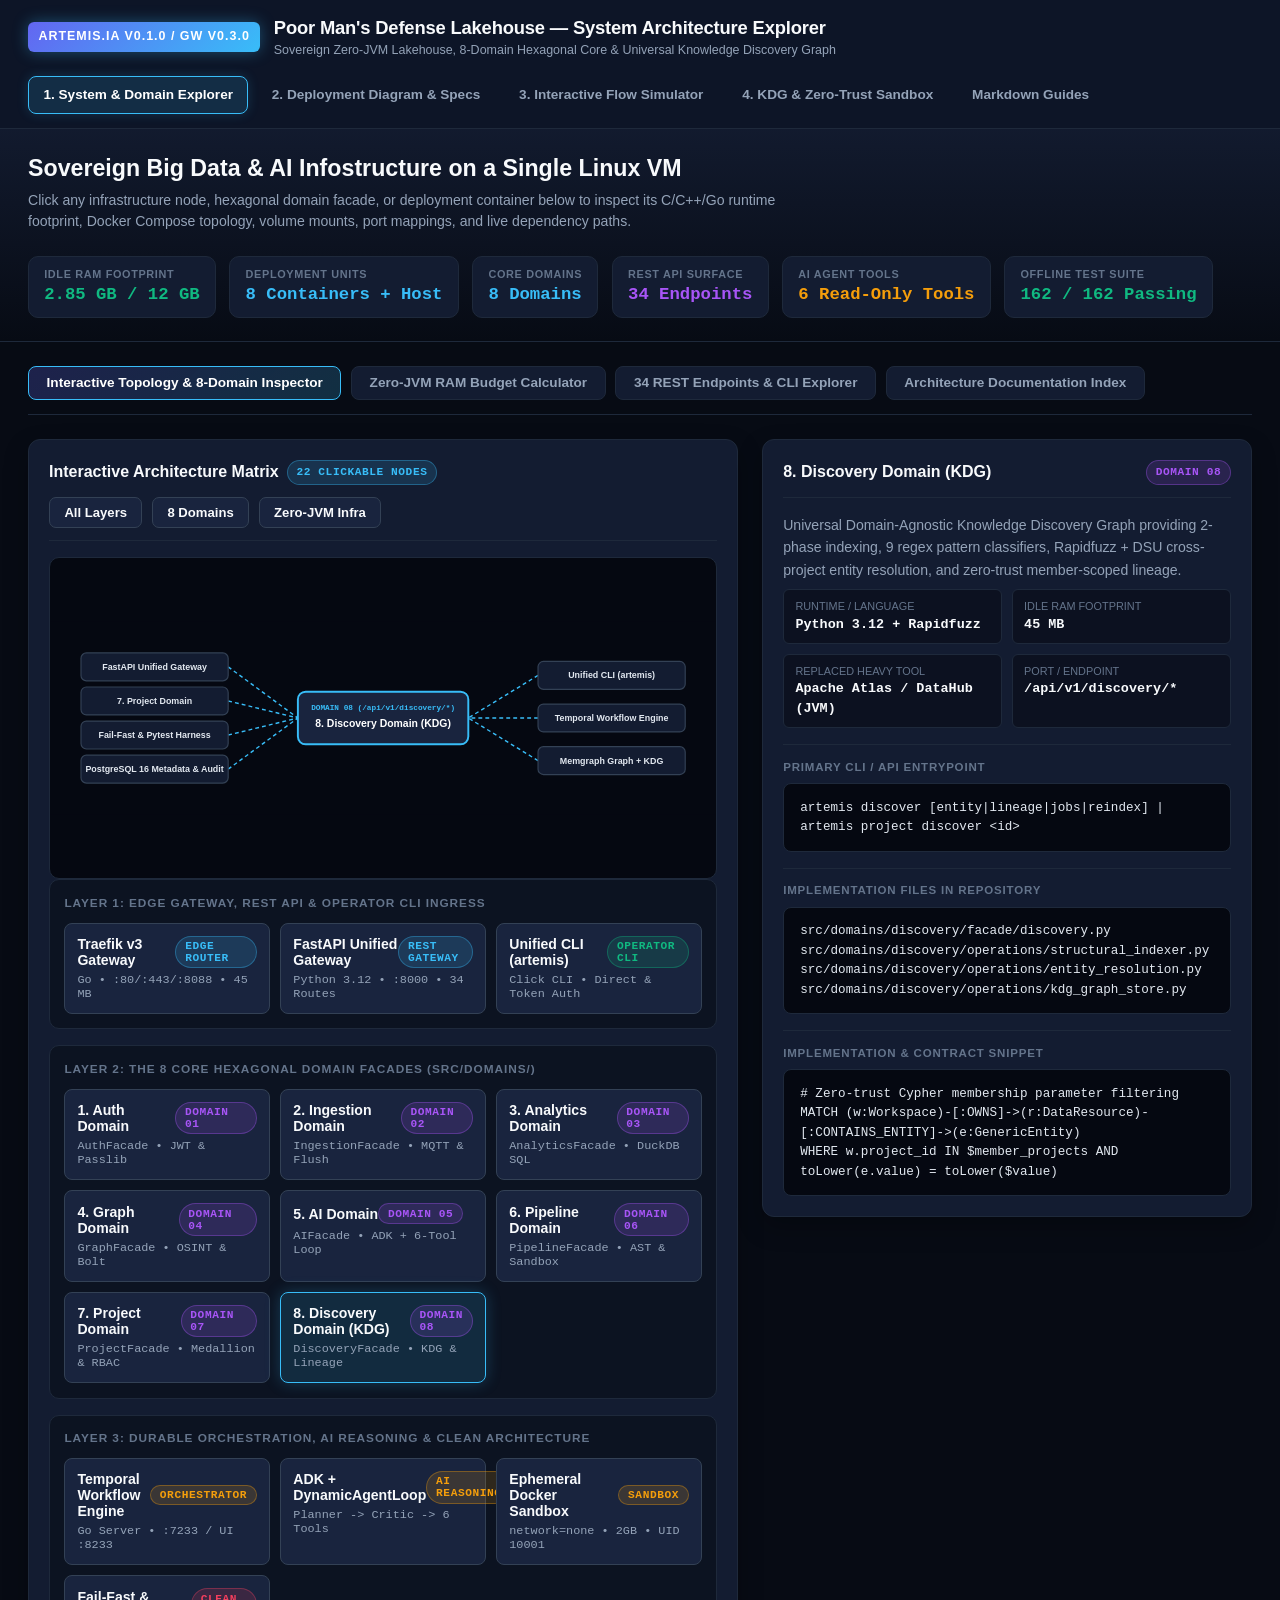
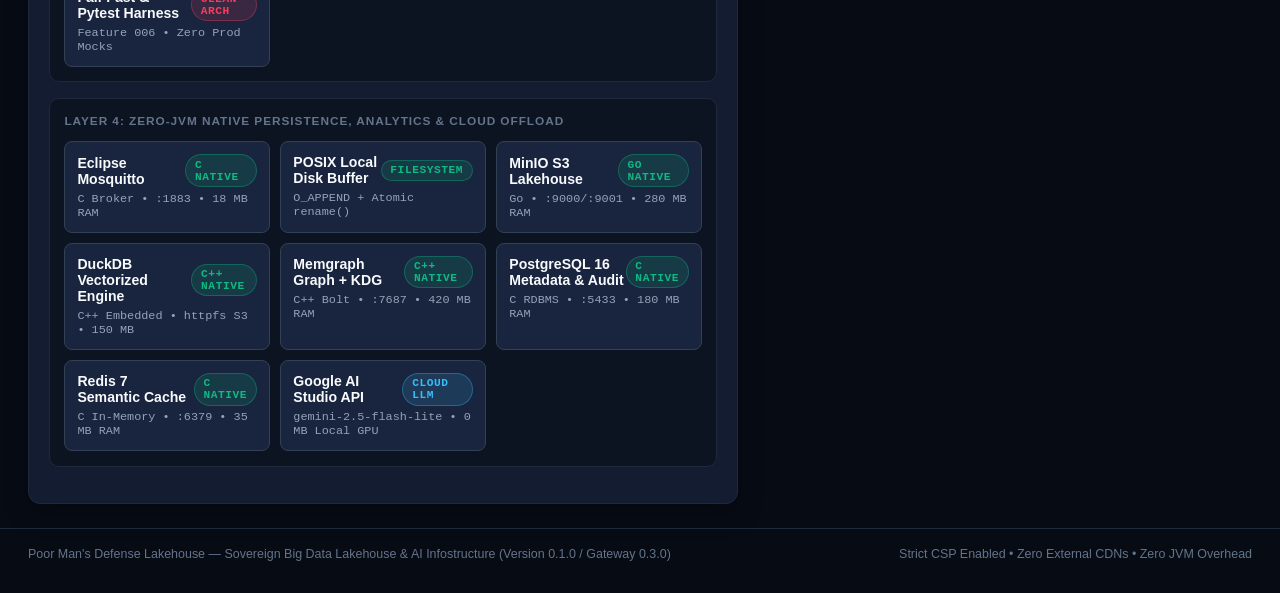
<file: docs/index.html>
<!DOCTYPE html>
<html lang="en">
<head>
  <meta charset="UTF-8">
  <meta name="viewport" content="width=device-width, initial-scale=1.0">
  <meta http-equiv="Content-Security-Policy" content="default-src 'self'; script-src 'self'; style-src 'self'; img-src 'self' data:; object-src 'none'; base-uri 'self'; form-action 'none';">
  <title>Poor Man's Defense Lakehouse — Interactive Architecture Command Center</title>
  <link rel="stylesheet" href="assets/styles.css">
</head>
<body>
  <header class="top-nav">
    <div class="brand-group">
      <span class="brand-badge">ARTEMIS.IA v0.1.0 / GW v0.3.0</span>
      <div>
        <div class="brand-title">Poor Man's Defense Lakehouse — System Architecture Explorer</div>
        <div class="brand-subtitle">Sovereign Zero-JVM Lakehouse, 8-Domain Hexagonal Core &amp; Universal Knowledge Discovery Graph</div>
      </div>
    </div>
    <nav class="nav-links" aria-label="Primary Navigation">
      <a href="index.html" class="nav-link active">1. System &amp; Domain Explorer</a>
      <a href="interactive/deployment_topology.html" class="nav-link">2. Deployment Diagram &amp; Specs</a>
      <a href="interactive/system_flows.html" class="nav-link">3. Interactive Flow Simulator</a>
      <a href="interactive/knowledge_discovery_explorer.html" class="nav-link">4. KDG &amp; Zero-Trust Sandbox</a>
      <a href="README.html" class="nav-link" id="docs-hub-link">Markdown Guides</a>
    </nav>
  </header>

  <section class="hero-strip">
    <div class="hero-text">
      <h1>Sovereign Big Data &amp; AI Infostructure on a Single Linux VM</h1>
      <p>Click any infrastructure node, hexagonal domain facade, or deployment container below to inspect its C/C++/Go runtime footprint, Docker Compose topology, volume mounts, port mappings, and live dependency paths.</p>
    </div>
    <div class="kpi-row">
      <div class="kpi-pill">
        <span class="kpi-label">Idle RAM Footprint</span>
        <span class="kpi-value emerald">2.85 GB / 12 GB</span>
      </div>
      <div class="kpi-pill">
        <span class="kpi-label">Deployment Units</span>
        <span class="kpi-value">8 Containers + Host</span>
      </div>
      <div class="kpi-pill">
        <span class="kpi-label">Core Domains</span>
        <span class="kpi-value">8 Domains</span>
      </div>
      <div class="kpi-pill">
        <span class="kpi-label">REST API Surface</span>
        <span class="kpi-value purple">34 Endpoints</span>
      </div>
      <div class="kpi-pill">
        <span class="kpi-label">AI Agent Tools</span>
        <span class="kpi-value amber">6 Read-Only Tools</span>
      </div>
      <div class="kpi-pill">
        <span class="kpi-label">Offline Test Suite</span>
        <span class="kpi-value emerald">162 / 162 Passing</span>
      </div>
    </div>
  </section>

  <main class="workspace-container">
    <div class="tab-bar" role="tablist">
      <button type="button" class="tab-btn active" data-tab="tab-topology">Interactive Topology &amp; 8-Domain Inspector</button>
      <button type="button" class="tab-btn" data-tab="tab-ram">Zero-JVM RAM Budget Calculator</button>
      <button type="button" class="tab-btn" data-tab="tab-api">34 REST Endpoints &amp; CLI Explorer</button>
      <button type="button" class="tab-btn" data-tab="tab-docs">Architecture Documentation Index</button>
    </div>

    <!-- TAB 1: Interactive Topology & Component Inspector -->
    <section id="tab-topology" class="tab-panel">
      <div class="split-grid">
        <div class="panel">
          <div class="panel-header">
            <div class="panel-title">
              <span>Interactive Architecture Matrix</span>
              <span class="badge badge-blue">22 Clickable Nodes</span>
            </div>
            <div class="player-controls">
              <button type="button" class="btn" id="filter-all">All Layers</button>
              <button type="button" class="btn" id="filter-domains">8 Domains</button>
              <button type="button" class="btn" id="filter-infra">Zero-JVM Infra</button>
            </div>
          </div>

          <div class="visual-stage" id="topology-svg-stage">
            <svg id="topology-svg" class="flow-svg" viewBox="0 0 860 250" aria-label="Interactive Dependency Graph"></svg>
          </div>

          <div id="architecture-layers-container"></div>
        </div>

        <aside class="panel" id="component-inspector">
          <div class="panel-header">
            <div class="panel-title" id="inspector-title">Select a Component</div>
            <span class="badge badge-emerald" id="inspector-badge">READY</span>
          </div>
          <div id="inspector-body"></div>
        </aside>
      </div>
    </section>

    <!-- TAB 2: Zero-JVM RAM Budget Simulator -->
    <section id="tab-ram" class="tab-panel" hidden>
      <div class="split-grid">
        <div class="panel">
          <div class="panel-header">
            <div class="panel-title">
              <span>Interactive VM Memory &amp; Workload Simulator</span>
              <span class="badge badge-emerald">Zero-JVM Advantage</span>
            </div>
            <div class="player-controls">
              <label for="vm-size-select" class="kpi-label">Target Host VM RAM:</label>
              <select id="vm-size-select" class="select-field">
                <option value="16384">16 GB RAM (Standard Edge VM)</option>
                <option value="24576">24 GB RAM (Mid-Tier VM)</option>
                <option value="32768" selected>32 GB RAM (Recommended Sovereign VM)</option>
              </select>
            </div>
          </div>

          <div class="inspector-text">
            Toggle active workloads below to compare how <strong>Poor Man's Defense Lakehouse</strong> (native C/C++/Go/Python + cloud LLM offload) stays comfortably within single-VM constraints while the equivalent <strong>Traditional JVM Stack</strong> triggers immediate Out-Of-Memory (OOM) kernel kills.
          </div>

          <div class="inspector-section">
            <div class="inspector-label">Simulate Concurrent Operational Workloads</div>
            <div class="player-controls" id="workload-toggles"></div>
          </div>

          <div class="inspector-section">
            <div class="inspector-label">Artemis.IA Native Stack Memory Utilization</div>
            <div class="ram-meter">
              <div class="ram-bar-track">
                <div id="artemis-ram-bar" class="ram-bar-fill"></div>
              </div>
            </div>
            <div id="artemis-ram-summary" class="arch-node-meta"></div>
          </div>

          <div class="inspector-section">
            <div class="inspector-label">Traditional JVM Stack Memory Utilization (Kafka + Spark + HDFS + Neo4j + OpenCTI + Local LLM)</div>
            <div class="ram-meter">
              <div class="ram-bar-track">
                <div id="jvm-ram-bar" class="ram-bar-fill"></div>
              </div>
            </div>
            <div id="jvm-ram-summary" class="arch-node-meta"></div>
          </div>
        </div>

        <div class="panel">
          <div class="panel-header">
            <div class="panel-title">Component-by-Component RAM Breakdown</div>
            <span class="badge badge-blue">C / C++ / Go vs JVM</span>
          </div>
          <div class="data-table-wrap">
            <table class="data-table" id="ram-comparison-table">
              <thead>
                <tr>
                  <th>Capability Tier</th>
                  <th>Artemis Native Tool</th>
                  <th>Artemis RAM</th>
                  <th>Replaced Heavy Tool</th>
                  <th>JVM / Local RAM</th>
                </tr>
              </thead>
              <tbody id="ram-table-body"></tbody>
            </table>
          </div>
        </div>
      </div>
    </section>

    <!-- TAB 3: 34 REST API Endpoints & CLI Reference -->
    <section id="tab-api" class="tab-panel" hidden>
      <div class="panel">
        <div class="panel-header">
          <div class="panel-title">
            <span>Unified Gateway REST API (34 Endpoints) &amp; CLI Command Catalog</span>
            <span class="badge badge-purple">FastAPI v0.3.0 + Click CLI</span>
          </div>
        </div>

        <div class="filter-bar">
          <input type="text" id="api-search-input" class="input-field" placeholder="Search by path, domain, CLI command, or contract (e.g. discovery, lineage, pipeline, ask)...">
          <select id="api-domain-filter" class="select-field">
            <option value="ALL">All 8 Domains + System (34 Routes)</option>
            <option value="System">System (1)</option>
            <option value="auth">1. auth (1)</option>
            <option value="ingestion">2. ingestion (2)</option>
            <option value="analytics">3. analytics (1)</option>
            <option value="graph">4. graph (4)</option>
            <option value="ai">5. ai (1)</option>
            <option value="pipeline">6. pipeline (8)</option>
            <option value="project">7. project (11)</option>
            <option value="discovery">8. discovery / KDG (5)</option>
          </select>
        </div>

        <div class="data-table-wrap">
          <table class="data-table">
            <thead>
              <tr>
                <th>Domain</th>
                <th>HTTP Method &amp; Path</th>
                <th>CLI Equivalent</th>
                <th>Auth / Guardrail</th>
                <th>Contract / Description</th>
              </tr>
            </thead>
            <tbody id="api-catalog-body"></tbody>
          </table>
        </div>
      </div>
    </section>

    <!-- TAB 4: Markdown Architecture Documentation Index -->
    <section id="tab-docs" class="tab-panel" hidden>
      <div class="panel">
        <div class="panel-header">
          <div class="panel-title">
            <span>Architecture &amp; Deep-Dive Documentation Suite (docs/)</span>
            <span class="badge badge-blue">Features 001 – 006</span>
          </div>
        </div>
        <div class="node-grid" id="markdown-docs-grid"></div>
      </div>
    </section>
  </main>

  <footer class="footer">
    <div>Poor Man's Defense Lakehouse — Sovereign Big Data Lakehouse &amp; AI Infostructure (Version 0.1.0 / Gateway 0.3.0)</div>
    <div>Strict CSP Enabled • Zero External CDNs • Zero JVM Overhead</div>
  </footer>

  <script src="assets/architecture_explorer.js"></script>
</body>
</html>
</file>
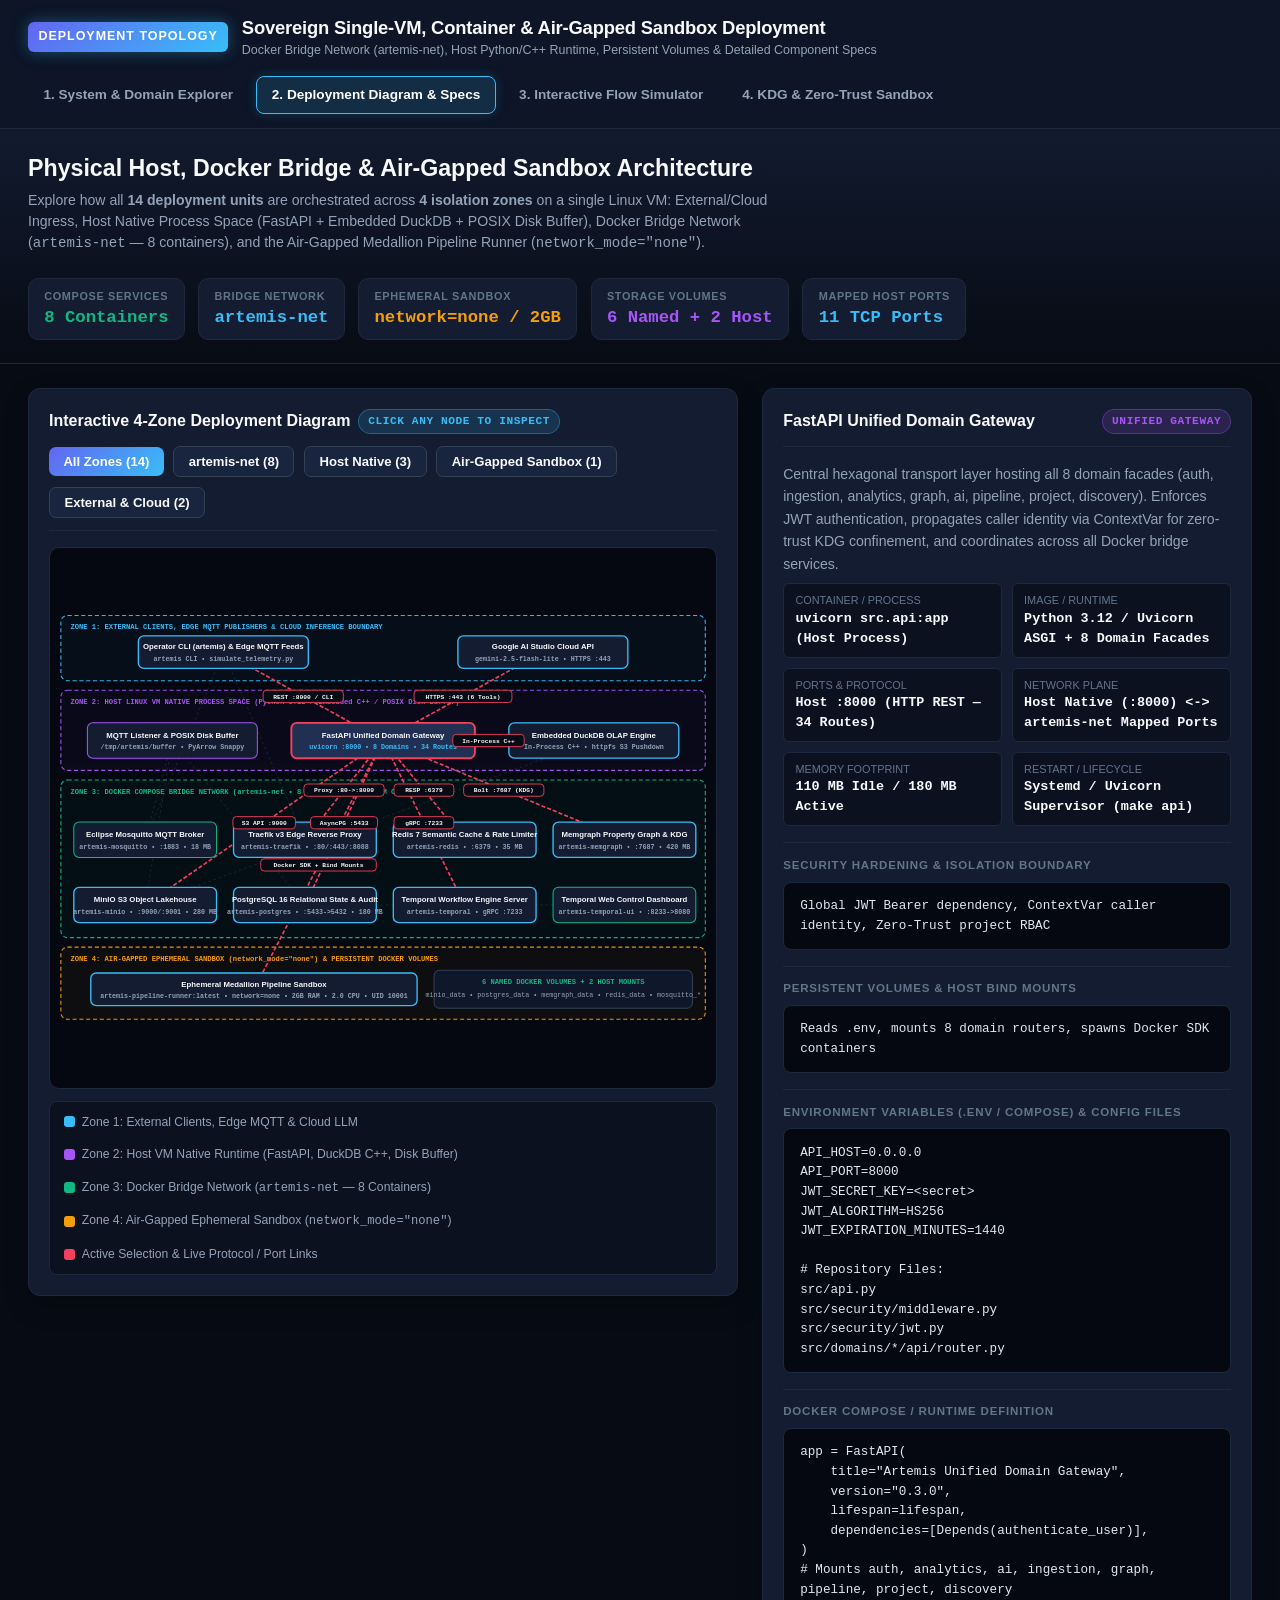
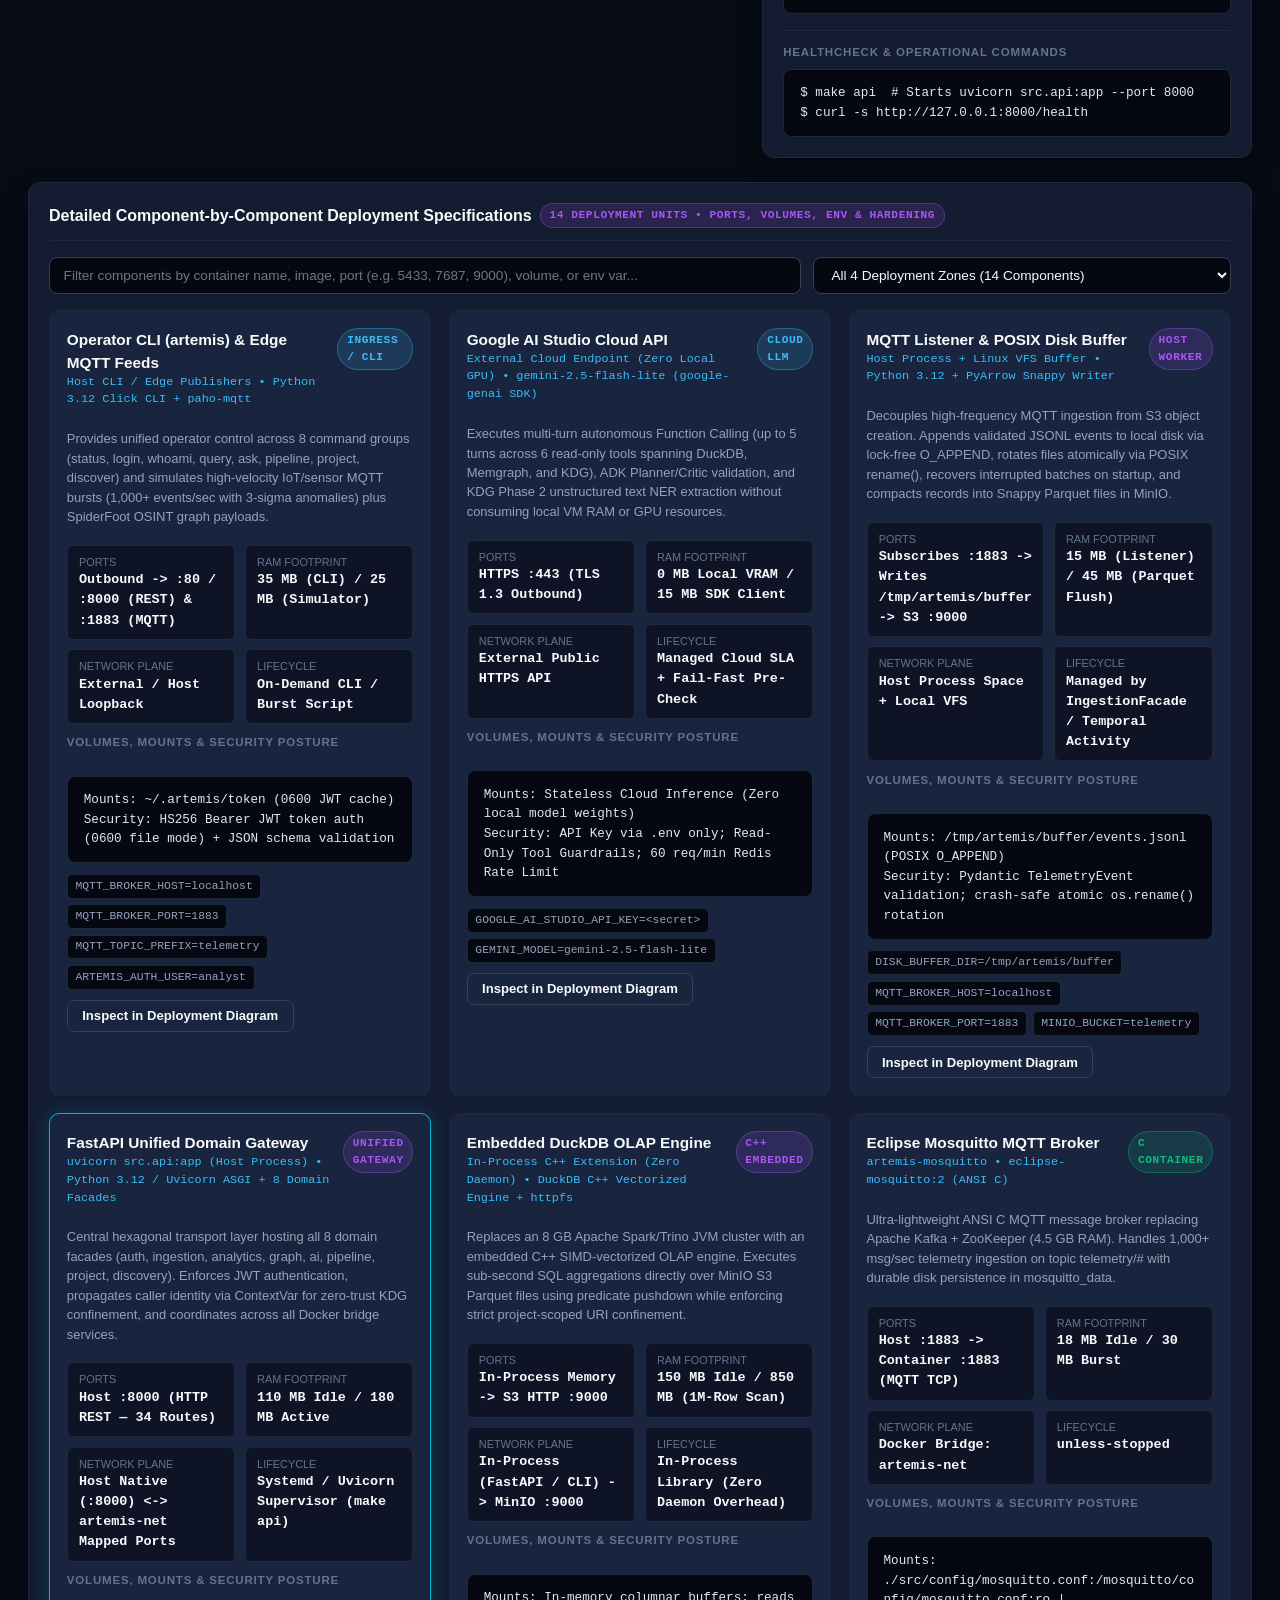
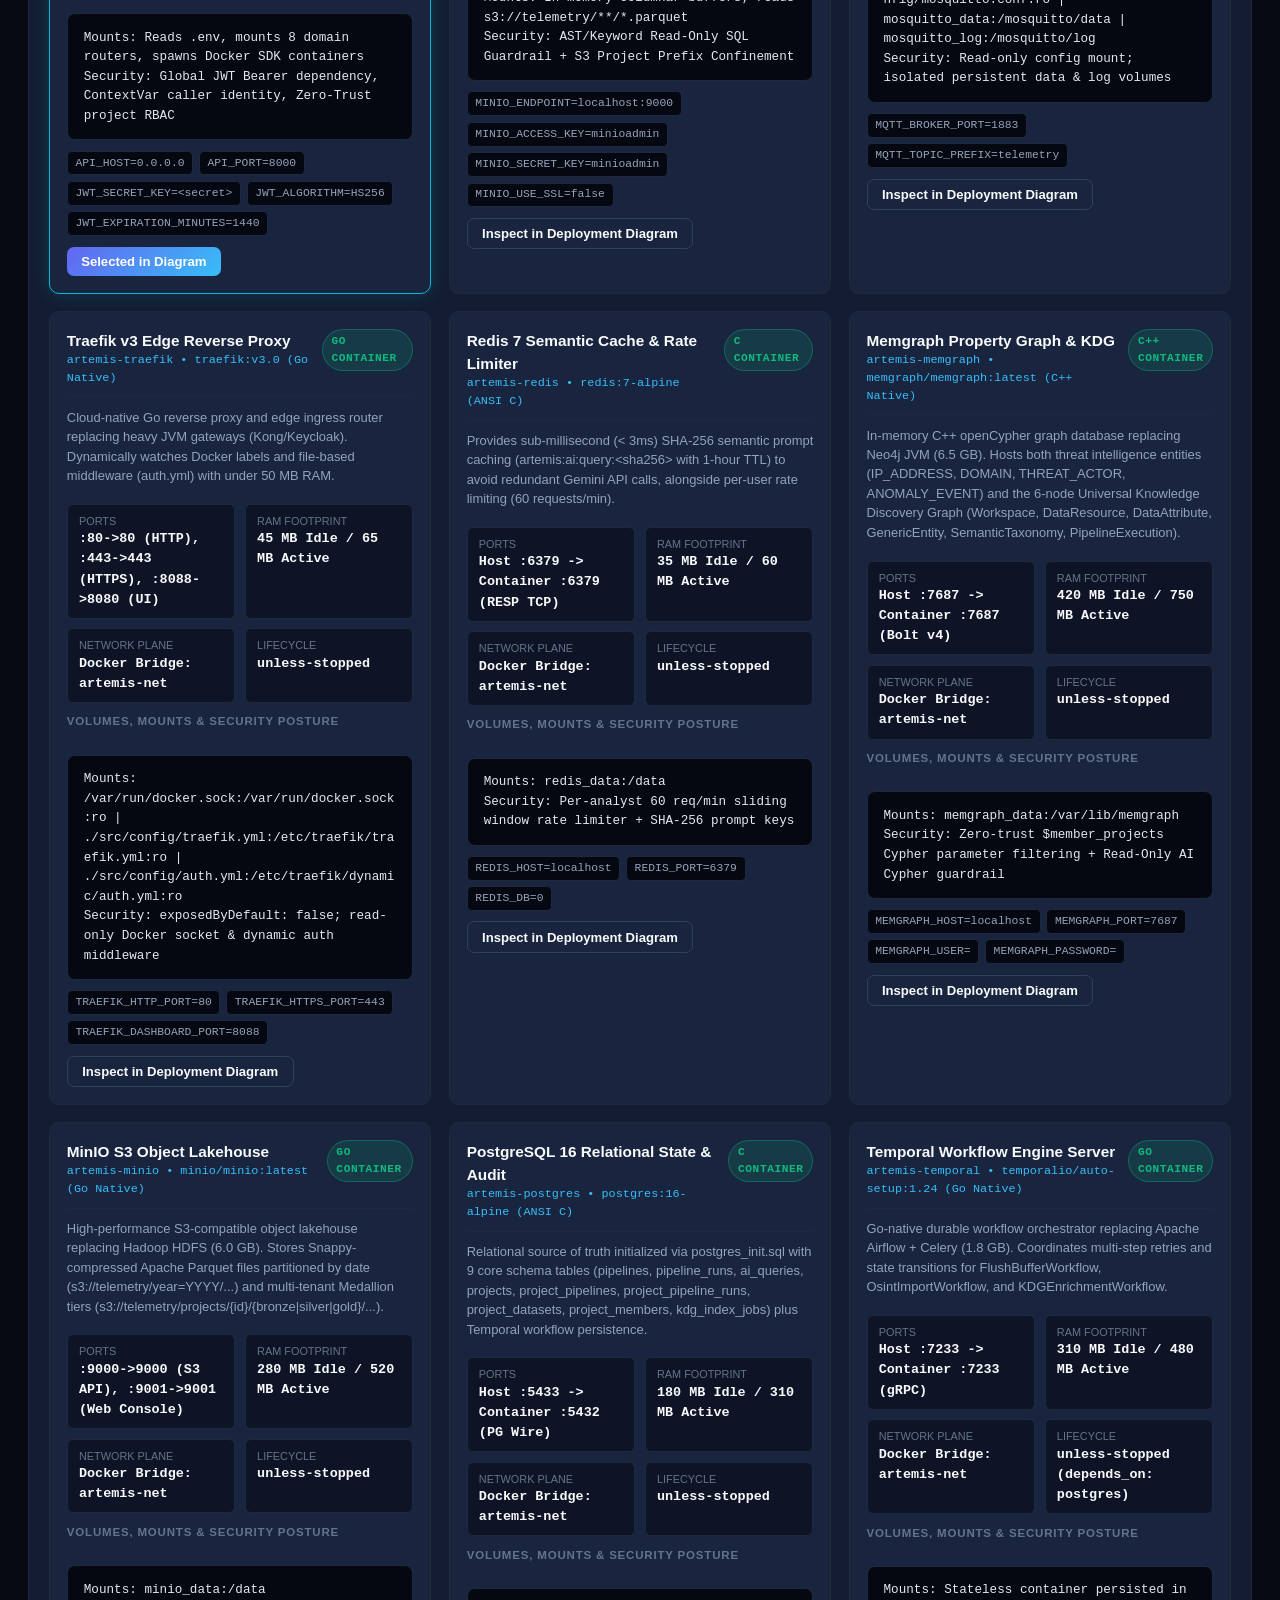
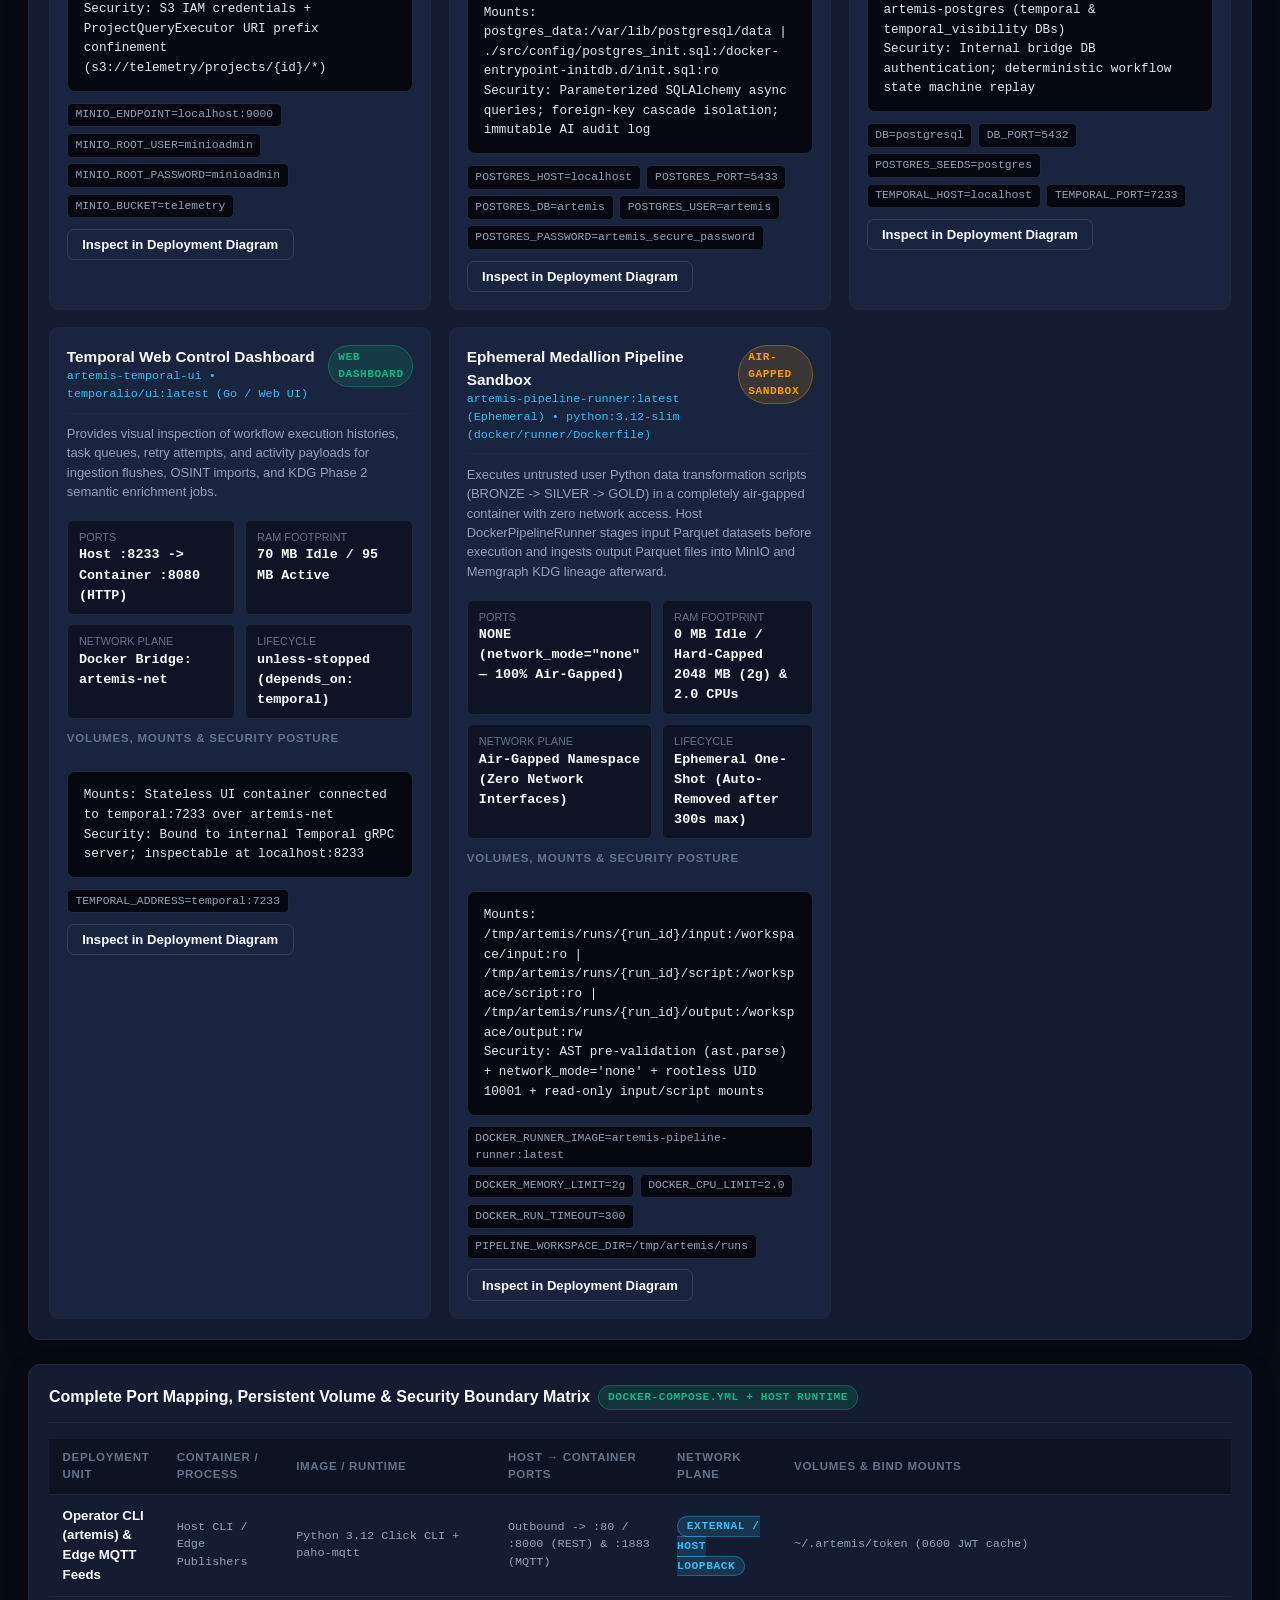
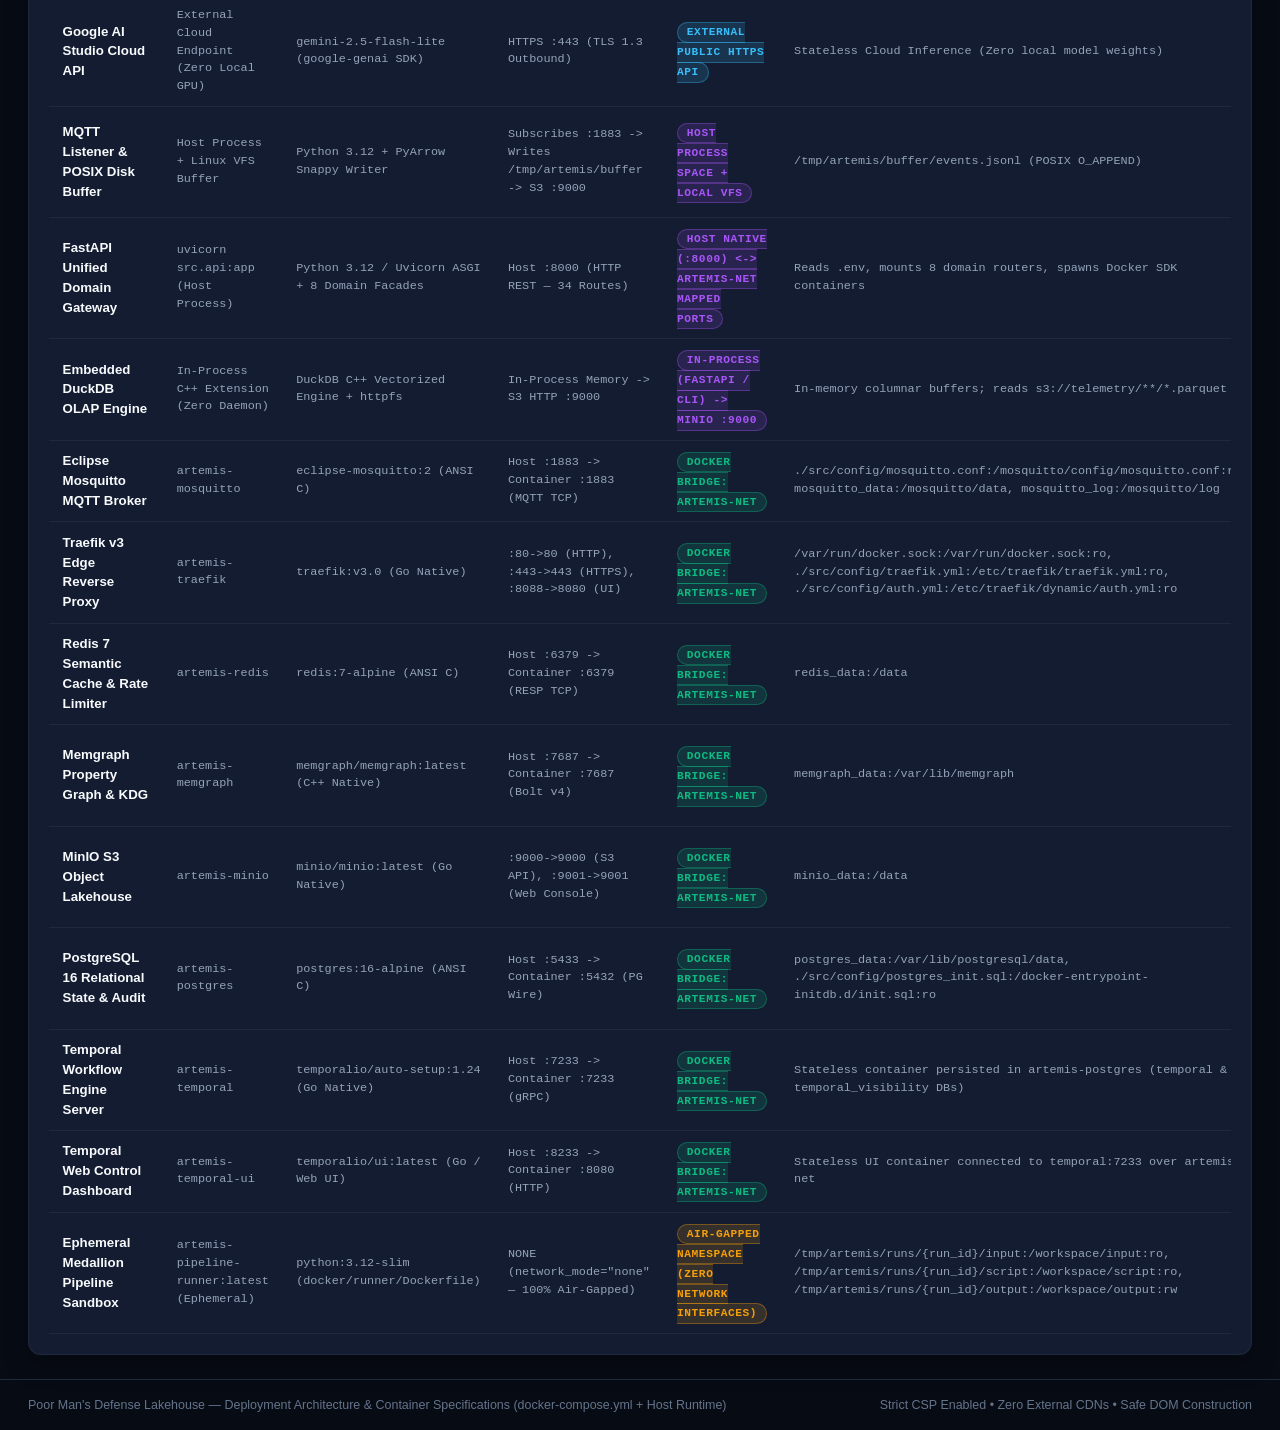
<file: docs/interactive/deployment_topology.html>
<!DOCTYPE html>
<html lang="en">
<head>
  <meta charset="UTF-8">
  <meta name="viewport" content="width=device-width, initial-scale=1.0">
  <meta http-equiv="Content-Security-Policy" content="default-src 'self'; script-src 'self'; style-src 'self'; img-src 'self' data:; object-src 'none'; base-uri 'self'; form-action 'none';">
  <title>Poor Man's Defense Lakehouse — Deployment Architecture &amp; Container Specifications</title>
  <link rel="stylesheet" href="../assets/styles.css">
</head>
<body>
  <header class="top-nav">
    <div class="brand-group">
      <span class="brand-badge">DEPLOYMENT TOPOLOGY</span>
      <div>
        <div class="brand-title">Sovereign Single-VM, Container &amp; Air-Gapped Sandbox Deployment</div>
        <div class="brand-subtitle">Docker Bridge Network (artemis-net), Host Python/C++ Runtime, Persistent Volumes &amp; Detailed Component Specs</div>
      </div>
    </div>
    <nav class="nav-links" aria-label="Primary Navigation">
      <a href="../index.html" class="nav-link">1. System &amp; Domain Explorer</a>
      <a href="deployment_topology.html" class="nav-link active">2. Deployment Diagram &amp; Specs</a>
      <a href="system_flows.html" class="nav-link">3. Interactive Flow Simulator</a>
      <a href="knowledge_discovery_explorer.html" class="nav-link">4. KDG &amp; Zero-Trust Sandbox</a>
    </nav>
  </header>

  <section class="hero-strip">
    <div class="hero-text">
      <h1>Physical Host, Docker Bridge &amp; Air-Gapped Sandbox Architecture</h1>
      <p>Explore how all <strong>14 deployment units</strong> are orchestrated across <strong>4 isolation zones</strong> on a single Linux VM: External/Cloud Ingress, Host Native Process Space (FastAPI + Embedded DuckDB + POSIX Disk Buffer), Docker Bridge Network (<code>artemis-net</code> — 8 containers), and the Air-Gapped Medallion Pipeline Runner (<code>network_mode=&quot;none&quot;</code>).</p>
    </div>
    <div class="kpi-row">
      <div class="kpi-pill">
        <span class="kpi-label">Compose Services</span>
        <span class="kpi-value emerald">8 Containers</span>
      </div>
      <div class="kpi-pill">
        <span class="kpi-label">Bridge Network</span>
        <span class="kpi-value">artemis-net</span>
      </div>
      <div class="kpi-pill">
        <span class="kpi-label">Ephemeral Sandbox</span>
        <span class="kpi-value amber">network=none / 2GB</span>
      </div>
      <div class="kpi-pill">
        <span class="kpi-label">Storage Volumes</span>
        <span class="kpi-value purple">6 Named + 2 Host</span>
      </div>
      <div class="kpi-pill">
        <span class="kpi-label">Mapped Host Ports</span>
        <span class="kpi-value">11 TCP Ports</span>
      </div>
    </div>
  </section>

  <main class="workspace-container">
    <!-- Interactive Diagram + Inspector Split View -->
    <div class="split-grid">
      <div class="panel">
        <div class="panel-header">
          <div class="panel-title">
            <span>Interactive 4-Zone Deployment Diagram</span>
            <span class="badge badge-blue">Click Any Node to Inspect</span>
          </div>
          <div class="player-controls">
            <button type="button" class="btn btn-primary" id="deploy-zone-all">All Zones (14)</button>
            <button type="button" class="btn" id="deploy-zone-docker">artemis-net (8)</button>
            <button type="button" class="btn" id="deploy-zone-host">Host Native (3)</button>
            <button type="button" class="btn" id="deploy-zone-sandbox">Air-Gapped Sandbox (1)</button>
            <button type="button" class="btn" id="deploy-zone-external">External &amp; Cloud (2)</button>
          </div>
        </div>

        <div class="visual-stage">
          <svg id="deployment-svg" class="deployment-svg" viewBox="0 0 980 620" aria-label="Interactive Deployment Architecture Diagram"></svg>
        </div>

        <div class="deployment-legend">
          <div class="legend-item"><span class="legend-swatch swatch-blue"></span><span>Zone 1: External Clients, Edge MQTT &amp; Cloud LLM</span></div>
          <div class="legend-item"><span class="legend-swatch swatch-purple"></span><span>Zone 2: Host VM Native Runtime (FastAPI, DuckDB C++, Disk Buffer)</span></div>
          <div class="legend-item"><span class="legend-swatch swatch-emerald"></span><span>Zone 3: Docker Bridge Network (<code>artemis-net</code> — 8 Containers)</span></div>
          <div class="legend-item"><span class="legend-swatch swatch-amber"></span><span>Zone 4: Air-Gapped Ephemeral Sandbox (<code>network_mode=&quot;none&quot;</code>)</span></div>
          <div class="legend-item"><span class="legend-swatch swatch-rose"></span><span>Active Selection &amp; Live Protocol / Port Links</span></div>
        </div>
      </div>

      <aside class="panel" id="deployment-inspector">
        <div class="panel-header">
          <div class="panel-title" id="deploy-inspector-title">Deployment Unit Inspector</div>
          <span class="badge badge-emerald" id="deploy-inspector-badge">CONTAINER SPEC</span>
        </div>
        <div id="deploy-inspector-body"></div>
      </aside>
    </div>

    <!-- Detailed Component Specifications Grid (All 14 Deployment Components) -->
    <div class="panel">
      <div class="panel-header">
        <div class="panel-title">
          <span>Detailed Component-by-Component Deployment Specifications</span>
          <span class="badge badge-purple">14 Deployment Units • Ports, Volumes, Env &amp; Hardening</span>
        </div>
      </div>

      <div class="filter-bar">
        <input type="text" id="deploy-search-input" class="input-field" placeholder="Filter components by container name, image, port (e.g. 5433, 7687, 9000), volume, or env var...">
        <select id="deploy-zone-select" class="select-field">
          <option value="ALL">All 4 Deployment Zones (14 Components)</option>
          <option value="docker-net">Zone 3: Docker Bridge Network — artemis-net (8 Containers)</option>
          <option value="host-native">Zone 2: Host VM Native Process Space (3 Units)</option>
          <option value="airgap-sandbox">Zone 4: Air-Gapped Ephemeral Docker Sandbox (1 Unit)</option>
          <option value="external-edge">Zone 1: External Clients, Edge Feeds &amp; Cloud API (2 Units)</option>
        </select>
      </div>

      <div id="deployment-cards-container" class="deploy-cards-grid"></div>
    </div>

    <!-- Complete Port Mapping, Volume Mount & Isolation Reference Table -->
    <div class="panel">
      <div class="panel-header">
        <div class="panel-title">
          <span>Complete Port Mapping, Persistent Volume &amp; Security Boundary Matrix</span>
          <span class="badge badge-emerald">docker-compose.yml + Host Runtime</span>
        </div>
      </div>
      <div class="data-table-wrap">
        <table class="data-table">
          <thead>
            <tr>
              <th>Deployment Unit</th>
              <th>Container / Process</th>
              <th>Image / Runtime</th>
              <th>Host &rarr; Container Ports</th>
              <th>Network Plane</th>
              <th>Volumes &amp; Bind Mounts</th>
              <th>Idle / Peak RAM</th>
              <th>Security &amp; Isolation Posture</th>
            </tr>
          </thead>
          <tbody id="deployment-matrix-body"></tbody>
        </table>
      </div>
    </div>
  </main>

  <footer class="footer">
    <div>Poor Man's Defense Lakehouse — Deployment Architecture &amp; Container Specifications (docker-compose.yml + Host Runtime)</div>
    <div>Strict CSP Enabled • Zero External CDNs • Safe DOM Construction</div>
  </footer>

  <script src="../assets/deployment_topology.js"></script>
</body>
</html>
</file>
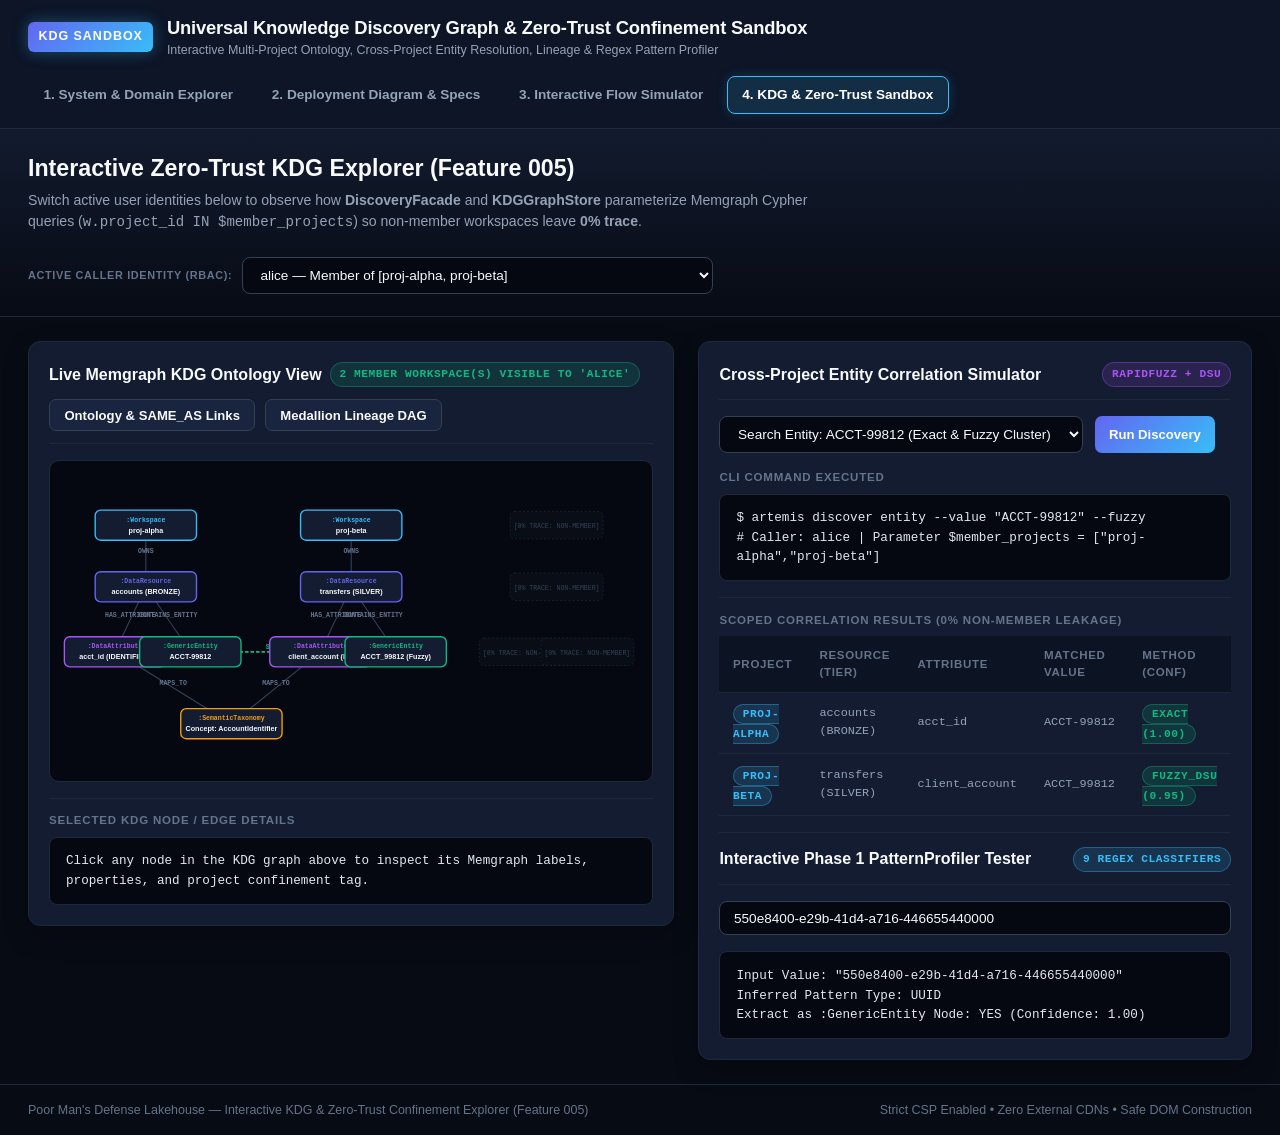
<file: docs/interactive/knowledge_discovery_explorer.html>
<!DOCTYPE html>
<html lang="en">
<head>
  <meta charset="UTF-8">
  <meta name="viewport" content="width=device-width, initial-scale=1.0">
  <meta http-equiv="Content-Security-Policy" content="default-src 'self'; script-src 'self'; style-src 'self'; img-src 'self' data:; object-src 'none'; base-uri 'self'; form-action 'none';">
  <title>Poor Man's Defense Lakehouse — Interactive KDG &amp; Zero-Trust Sandbox</title>
  <link rel="stylesheet" href="../assets/styles.css">
</head>
<body>
  <header class="top-nav">
    <div class="brand-group">
      <span class="brand-badge">KDG SANDBOX</span>
      <div>
        <div class="brand-title">Universal Knowledge Discovery Graph &amp; Zero-Trust Confinement Sandbox</div>
        <div class="brand-subtitle">Interactive Multi-Project Ontology, Cross-Project Entity Resolution, Lineage &amp; Regex Pattern Profiler</div>
      </div>
    </div>
    <nav class="nav-links" aria-label="Primary Navigation">
      <a href="../index.html" class="nav-link">1. System &amp; Domain Explorer</a>
      <a href="deployment_topology.html" class="nav-link">2. Deployment Diagram &amp; Specs</a>
      <a href="system_flows.html" class="nav-link">3. Interactive Flow Simulator</a>
      <a href="knowledge_discovery_explorer.html" class="nav-link active">4. KDG &amp; Zero-Trust Sandbox</a>
    </nav>
  </header>

  <section class="hero-strip">
    <div class="hero-text">
      <h1>Interactive Zero-Trust KDG Explorer (Feature 005)</h1>
      <p>Switch active user identities below to observe how <strong>DiscoveryFacade</strong> and <strong>KDGGraphStore</strong> parameterize Memgraph Cypher queries (<code>w.project_id IN $member_projects</code>) so non-member workspaces leave <strong>0% trace</strong>.</p>
    </div>
    <div class="player-controls">
      <label for="caller-identity-select" class="kpi-label">Active Caller Identity (RBAC):</label>
      <select id="caller-identity-select" class="select-field">
        <option value="alice" selected>alice — Member of [proj-alpha, proj-beta]</option>
        <option value="bob">bob — Member of [proj-alpha] only</option>
        <option value="eve">eve — Unauthorized (Member of [] — 0 projects)</option>
        <option value="admin">admin — Global System Admin ([proj-alpha, proj-beta, proj-classified])</option>
      </select>
    </div>
  </section>

  <main class="workspace-container">
    <div class="split-grid">
      <!-- Left: Interactive KDG Ontology Graph Stage -->
      <div class="panel">
        <div class="panel-header">
          <div class="panel-title">
            <span>Live Memgraph KDG Ontology View</span>
            <span class="badge badge-emerald" id="kdg-visible-badge">2 Workspaces Visible</span>
          </div>
          <div class="player-controls">
            <button type="button" class="btn" id="view-mode-ontology">Ontology &amp; SAME_AS Links</button>
            <button type="button" class="btn" id="view-mode-lineage">Medallion Lineage DAG</button>
          </div>
        </div>

        <div class="visual-stage">
          <svg id="kdg-graph-svg" class="flow-svg" style="height: 410px;" viewBox="0 0 880 410" aria-label="Knowledge Discovery Graph"></svg>
        </div>

        <div class="inspector-section">
          <div class="inspector-label">Selected KDG Node / Edge Details</div>
          <div id="kdg-selected-node-info" class="code-block">Click any node in the KDG graph above to inspect its Memgraph labels, properties, and project confinement tag.</div>
        </div>
      </div>

      <!-- Right: Cross-Project Entity Search & Pattern Profiler -->
      <aside class="panel">
        <div class="panel-header">
          <div class="panel-title">Cross-Project Entity Correlation Simulator</div>
          <span class="badge badge-purple">Rapidfuzz + DSU</span>
        </div>

        <div class="filter-bar">
          <select id="entity-query-select" class="select-field">
            <option value="ACCT-99812">Search Entity: ACCT-99812 (Exact &amp; Fuzzy Cluster)</option>
            <option value="198.51.100.24">Search Entity: 198.51.100.24 (IP_ADDRESS)</option>
            <option value="dr.smith@med-alpha.org">Search Entity: dr.smith@med-alpha.org (EMAIL)</option>
          </select>
          <button type="button" class="btn btn-primary" id="btn-run-entity-search">Run Discovery</button>
        </div>

        <div class="inspector-label">CLI Command Executed</div>
        <div id="kdg-cli-preview" class="code-block"></div>

        <div class="inspector-section">
          <div class="inspector-label">Scoped Correlation Results (0% Non-Member Leakage)</div>
          <div class="data-table-wrap">
            <table class="data-table">
              <thead>
                <tr>
                  <th>Project</th>
                  <th>Resource (Tier)</th>
                  <th>Attribute</th>
                  <th>Matched Value</th>
                  <th>Method (Conf)</th>
                </tr>
              </thead>
              <tbody id="kdg-search-results-body"></tbody>
            </table>
          </div>
        </div>

        <div class="inspector-section">
          <div class="panel-header" style="margin-bottom: 0.6rem; padding-bottom: 0.4rem;">
            <div class="panel-title" style="font-size: 0.9rem;">Interactive Phase 1 PatternProfiler Tester</div>
            <span class="badge badge-blue">9 Regex Classifiers</span>
          </div>
          <div class="filter-bar" style="margin-bottom: 0.5rem;">
            <input type="text" id="pattern-test-input" class="input-field" value="550e8400-e29b-41d4-a716-446655440000" placeholder="Enter any sample value (UUID, IP, Email, ISO date, URL, Hash, Coordinates)...">
          </div>
          <div id="pattern-test-output" class="code-block"></div>
        </div>
      </aside>
    </div>
  </main>

  <footer class="footer">
    <div>Poor Man's Defense Lakehouse — Interactive KDG &amp; Zero-Trust Confinement Explorer (Feature 005)</div>
    <div>Strict CSP Enabled • Zero External CDNs • Safe DOM Construction</div>
  </footer>

  <script src="../assets/kdg_explorer.js"></script>
</body>
</html>
</file>
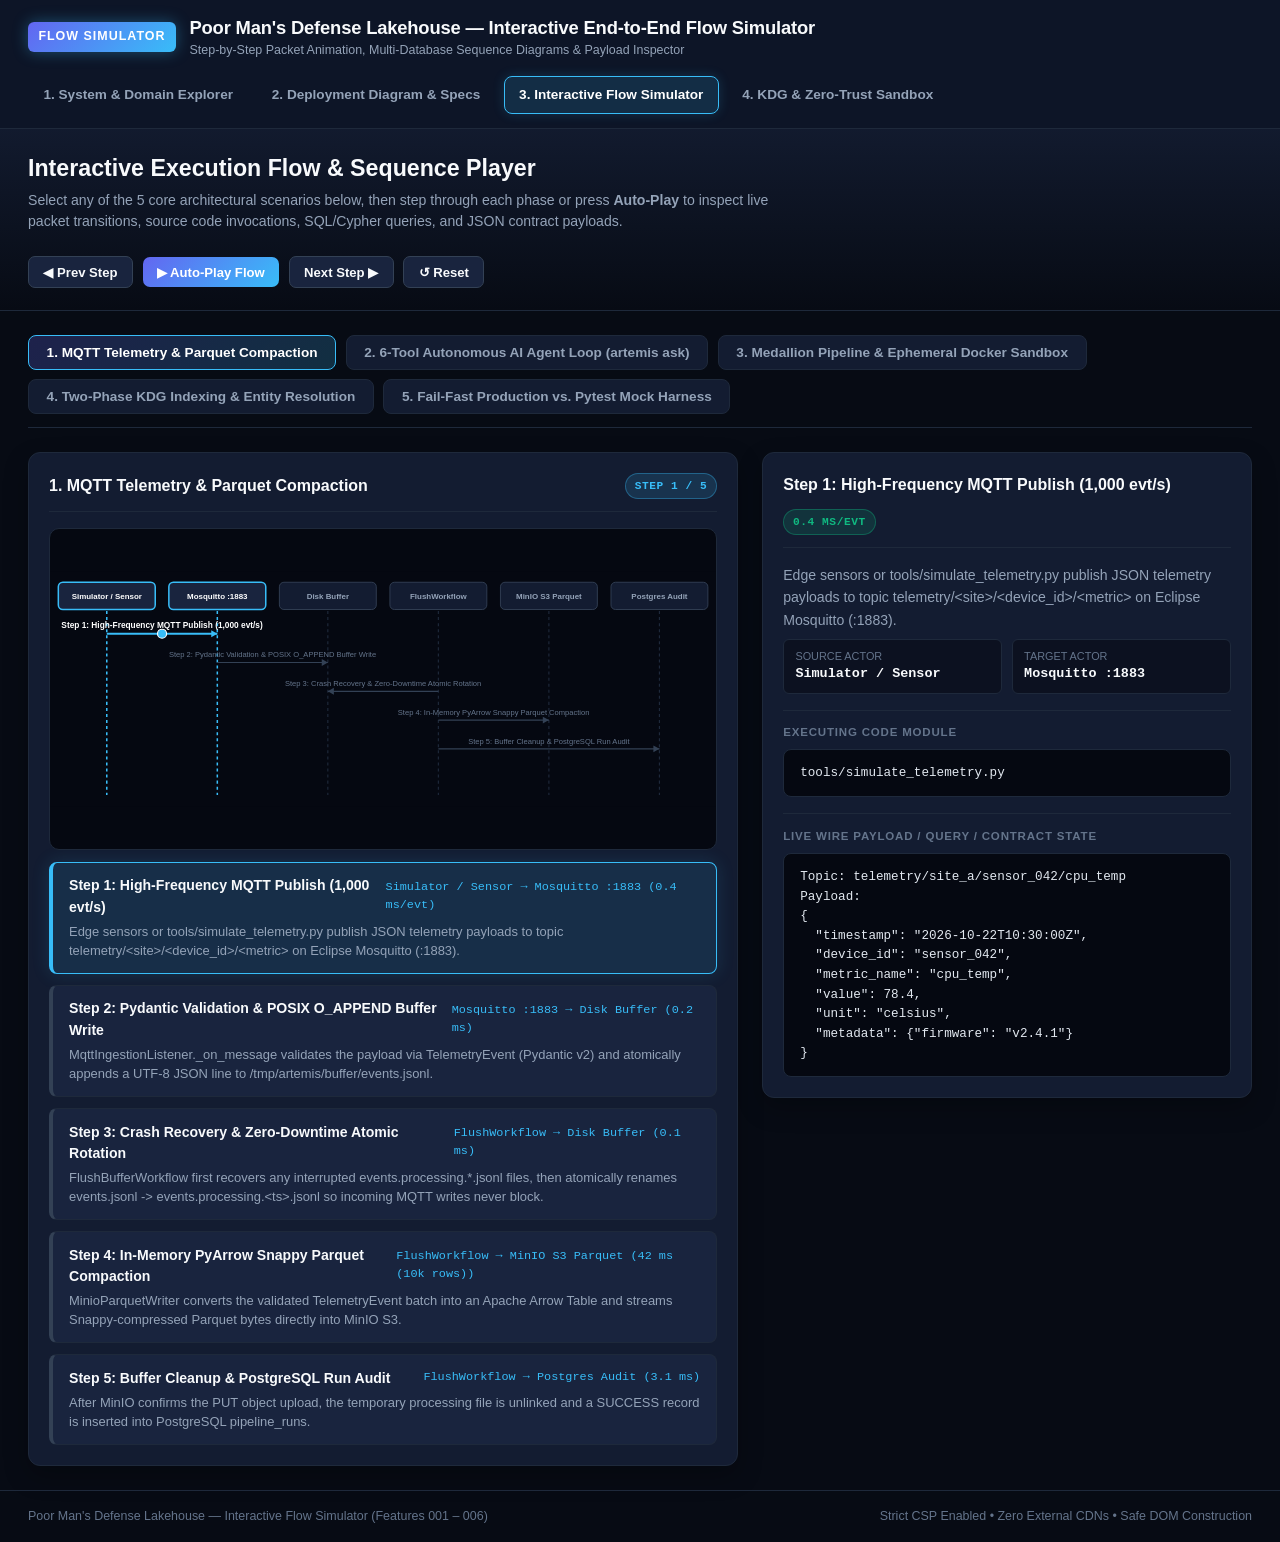
<file: docs/interactive/system_flows.html>
<!DOCTYPE html>
<html lang="en">
<head>
  <meta charset="UTF-8">
  <meta name="viewport" content="width=device-width, initial-scale=1.0">
  <meta http-equiv="Content-Security-Policy" content="default-src 'self'; script-src 'self'; style-src 'self'; img-src 'self' data:; object-src 'none'; base-uri 'self'; form-action 'none';">
  <title>Poor Man's Defense Lakehouse — Interactive End-to-End Flow Simulator</title>
  <link rel="stylesheet" href="../assets/styles.css">
</head>
<body>
  <header class="top-nav">
    <div class="brand-group">
      <span class="brand-badge">FLOW SIMULATOR</span>
      <div>
        <div class="brand-title">Poor Man's Defense Lakehouse — Interactive End-to-End Flow Simulator</div>
        <div class="brand-subtitle">Step-by-Step Packet Animation, Multi-Database Sequence Diagrams &amp; Payload Inspector</div>
      </div>
    </div>
    <nav class="nav-links" aria-label="Primary Navigation">
      <a href="../index.html" class="nav-link">1. System &amp; Domain Explorer</a>
      <a href="deployment_topology.html" class="nav-link">2. Deployment Diagram &amp; Specs</a>
      <a href="system_flows.html" class="nav-link active">3. Interactive Flow Simulator</a>
      <a href="knowledge_discovery_explorer.html" class="nav-link">4. KDG &amp; Zero-Trust Sandbox</a>
    </nav>
  </header>

  <section class="hero-strip">
    <div class="hero-text">
      <h1>Interactive Execution Flow &amp; Sequence Player</h1>
      <p>Select any of the 5 core architectural scenarios below, then step through each phase or press <strong>Auto-Play</strong> to inspect live packet transitions, source code invocations, SQL/Cypher queries, and JSON contract payloads.</p>
    </div>
    <div class="player-controls">
      <button type="button" class="btn" id="btn-prev-step">&#9664; Prev Step</button>
      <button type="button" class="btn btn-primary" id="btn-play-pause">&#9654; Auto-Play Flow</button>
      <button type="button" class="btn" id="btn-next-step">Next Step &#9654;</button>
      <button type="button" class="btn" id="btn-reset-flow">&#8634; Reset</button>
    </div>
  </section>

  <main class="workspace-container">
    <div class="tab-bar" id="scenario-tab-bar" role="tablist"></div>

    <div class="split-grid">
      <div class="panel">
        <div class="panel-header">
          <div class="panel-title" id="flow-stage-title">Scenario Stage</div>
          <span class="badge badge-blue" id="flow-step-counter">Step 1 / 6</span>
        </div>

        <div class="visual-stage">
          <svg id="flow-sequence-svg" class="flow-svg" viewBox="0 0 880 310" aria-label="Animated Sequence Diagram"></svg>
        </div>

        <div class="step-timeline" id="flow-steps-list"></div>
      </div>

      <aside class="panel">
        <div class="panel-header">
          <div class="panel-title" id="step-detail-title">Step Telemetry &amp; Payload Inspector</div>
          <span class="badge badge-emerald" id="step-detail-badge">ACTIVE STEP</span>
        </div>
        <div id="step-detail-body"></div>
      </aside>
    </div>
  </main>

  <footer class="footer">
    <div>Poor Man's Defense Lakehouse — Interactive Flow Simulator (Features 001 – 006)</div>
    <div>Strict CSP Enabled • Zero External CDNs • Safe DOM Construction</div>
  </footer>

  <script src="../assets/system_flows.js"></script>
</body>
</html>
</file>
<file: docs/assets/styles.css>
:root {
  --bg-primary: #070b14;
  --bg-secondary: #0f172a;
  --bg-panel: #131c31;
  --bg-card: #19243e;
  --bg-card-hover: #213052;
  --bg-terminal: #050811;
  --border-subtle: #1e293b;
  --border-highlight: #334155;
  --text-primary: #f8fafc;
  --text-secondary: #94a3b8;
  --text-muted: #64748b;
  --accent-blue: #38bdf8;
  --accent-indigo: #6366f1;
  --accent-emerald: #10b981;
  --accent-amber: #f59e0b;
  --accent-rose: #f43f5e;
  --accent-purple: #a855f7;
  --accent-cyan: #06b6d4;
  --font-sans: 'Inter', -apple-system, BlinkMacSystemFont, 'Segoe UI', Roboto, sans-serif;
  --font-mono: 'JetBrains Mono', 'Fira Code', 'SFMono-Regular', Consolas, monospace;
}

* {
  box-sizing: border-box;
  margin: 0;
  padding: 0;
}

body {
  background-color: var(--bg-primary);
  color: var(--text-primary);
  font-family: var(--font-sans);
  line-height: 1.5;
  min-height: 100vh;
  display: flex;
  flex-direction: column;
  overflow-x: hidden;
}

/* Top Navigation Bar */
.top-nav {
  background: rgba(15, 23, 42, 0.92);
  backdrop-filter: blur(12px);
  border-bottom: 1px solid var(--border-subtle);
  padding: 0.85rem 1.75rem;
  display: flex;
  align-items: center;
  justify-content: space-between;
  position: sticky;
  top: 0;
  z-index: 100;
  gap: 1rem;
  flex-wrap: wrap;
}

.brand-group {
  display: flex;
  align-items: center;
  gap: 0.85rem;
}

.brand-badge {
  background: linear-gradient(135deg, var(--accent-indigo), var(--accent-blue));
  color: #ffffff;
  font-weight: 800;
  font-size: 0.78rem;
  letter-spacing: 0.08em;
  padding: 0.35rem 0.65rem;
  border-radius: 6px;
  text-transform: uppercase;
  box-shadow: 0 0 15px rgba(56, 189, 248, 0.35);
}

.brand-title {
  font-size: 1.15rem;
  font-weight: 700;
  color: var(--text-primary);
  letter-spacing: -0.01em;
}

.brand-subtitle {
  font-size: 0.78rem;
  color: var(--text-secondary);
}

.nav-links {
  display: flex;
  gap: 0.5rem;
  align-items: center;
  flex-wrap: wrap;
}

.nav-link {
  color: var(--text-secondary);
  text-decoration: none;
  font-size: 0.85rem;
  font-weight: 600;
  padding: 0.5rem 0.9rem;
  border-radius: 8px;
  border: 1px solid transparent;
  transition: all 0.18s ease;
}

.nav-link:hover {
  color: var(--text-primary);
  background: var(--bg-card);
  border-color: var(--border-highlight);
}

.nav-link.active {
  color: #ffffff;
  background: rgba(56, 189, 248, 0.14);
  border-color: var(--accent-blue);
  box-shadow: 0 0 12px rgba(56, 189, 248, 0.18);
}

/* Hero & Metrics Strip */
.hero-strip {
  background: linear-gradient(180deg, rgba(19, 28, 49, 0.9), rgba(7, 11, 20, 0.95));
  border-bottom: 1px solid var(--border-subtle);
  padding: 1.4rem 1.75rem;
  display: flex;
  justify-content: space-between;
  align-items: center;
  gap: 1.5rem;
  flex-wrap: wrap;
}

.hero-text h1 {
  font-size: 1.45rem;
  font-weight: 700;
  margin-bottom: 0.25rem;
  color: var(--text-primary);
}

.hero-text p {
  font-size: 0.88rem;
  color: var(--text-secondary);
  max-width: 780px;
}

.kpi-row {
  display: flex;
  gap: 0.85rem;
  flex-wrap: wrap;
}

.kpi-pill {
  background: var(--bg-panel);
  border: 1px solid var(--border-subtle);
  border-radius: 10px;
  padding: 0.55rem 0.95rem;
  display: flex;
  flex-direction: column;
  min-width: 120px;
}

.kpi-label {
  font-size: 0.68rem;
  text-transform: uppercase;
  letter-spacing: 0.06em;
  color: var(--text-muted);
  font-weight: 600;
}

.kpi-value {
  font-size: 1.08rem;
  font-weight: 700;
  color: var(--accent-blue);
  font-family: var(--font-mono);
}

.kpi-value.emerald {
  color: var(--accent-emerald);
}

.kpi-value.amber {
  color: var(--accent-amber);
}

.kpi-value.purple {
  color: var(--accent-purple);
}

/* Main Workspace Layout */
.workspace-container {
  flex: 1;
  padding: 1.5rem 1.75rem;
  display: flex;
  flex-direction: column;
  gap: 1.5rem;
  max-width: 1680px;
  width: 100%;
  margin: 0 auto;
}

/* Mode / View Tabs */
.tab-bar {
  display: flex;
  gap: 0.6rem;
  border-bottom: 1px solid var(--border-subtle);
  padding-bottom: 0.85rem;
  flex-wrap: wrap;
}

.tab-btn {
  background: var(--bg-panel);
  color: var(--text-secondary);
  border: 1px solid var(--border-subtle);
  padding: 0.55rem 1.1rem;
  border-radius: 8px;
  font-size: 0.85rem;
  font-weight: 600;
  cursor: pointer;
  transition: all 0.16s ease;
  font-family: var(--font-sans);
}

.tab-btn:hover {
  color: var(--text-primary);
  border-color: var(--border-highlight);
  background: var(--bg-card);
}

.tab-btn.active {
  background: linear-gradient(135deg, rgba(99, 102, 241, 0.25), rgba(56, 189, 248, 0.2));
  color: #ffffff;
  border-color: var(--accent-blue);
}

/* Grid Panels */
.split-grid {
  display: grid;
  grid-template-columns: 1.45fr 1fr;
  gap: 1.5rem;
  align-items: start;
}

@media (max-width: 1120px) {
  .split-grid {
    grid-template-columns: 1fr;
  }
}

.panel {
  background: var(--bg-panel);
  border: 1px solid var(--border-subtle);
  border-radius: 12px;
  padding: 1.25rem;
  box-shadow: 0 10px 25px rgba(0, 0, 0, 0.25);
}

.panel-header {
  display: flex;
  justify-content: space-between;
  align-items: center;
  margin-bottom: 1rem;
  padding-bottom: 0.75rem;
  border-bottom: 1px solid var(--border-subtle);
  gap: 0.75rem;
  flex-wrap: wrap;
}

.panel-title {
  font-size: 1rem;
  font-weight: 700;
  color: var(--text-primary);
  display: flex;
  align-items: center;
  gap: 0.5rem;
}

.badge {
  font-size: 0.7rem;
  font-weight: 700;
  padding: 0.2rem 0.55rem;
  border-radius: 999px;
  text-transform: uppercase;
  letter-spacing: 0.05em;
  font-family: var(--font-mono);
}

.badge-blue {
  background: rgba(56, 189, 248, 0.15);
  color: var(--accent-blue);
  border: 1px solid rgba(56, 189, 248, 0.35);
}

.badge-emerald {
  background: rgba(16, 185, 129, 0.15);
  color: var(--accent-emerald);
  border: 1px solid rgba(16, 185, 129, 0.35);
}

.badge-amber {
  background: rgba(245, 158, 11, 0.15);
  color: var(--accent-amber);
  border: 1px solid rgba(245, 158, 11, 0.35);
}

.badge-rose {
  background: rgba(244, 63, 94, 0.15);
  color: var(--accent-rose);
  border: 1px solid rgba(244, 63, 94, 0.35);
}

.badge-purple {
  background: rgba(168, 85, 247, 0.15);
  color: var(--accent-purple);
  border: 1px solid rgba(168, 85, 247, 0.35);
}

/* Interactive Node Grid / Architecture Layers */
.arch-layer {
  margin-bottom: 1rem;
  background: rgba(7, 11, 20, 0.55);
  border: 1px solid var(--border-subtle);
  border-radius: 10px;
  padding: 0.9rem;
}

.arch-layer-title {
  font-size: 0.74rem;
  text-transform: uppercase;
  letter-spacing: 0.08em;
  color: var(--text-muted);
  margin-bottom: 0.65rem;
  font-weight: 700;
}

.node-grid {
  display: grid;
  grid-template-columns: repeat(auto-fill, minmax(175px, 1fr));
  gap: 0.65rem;
}

.arch-node {
  background: var(--bg-card);
  border: 1px solid var(--border-highlight);
  border-radius: 8px;
  padding: 0.75rem;
  cursor: pointer;
  transition: all 0.16s ease;
  display: flex;
  flex-direction: column;
  gap: 0.3rem;
  text-align: left;
}

.arch-node:hover {
  background: var(--bg-card-hover);
  border-color: var(--accent-blue);
  transform: translateY(-2px);
}

.arch-node.selected {
  background: rgba(56, 189, 248, 0.14);
  border-color: var(--accent-blue);
  box-shadow: 0 0 15px rgba(56, 189, 248, 0.25);
}

.arch-node-title {
  font-size: 0.88rem;
  font-weight: 700;
  color: var(--text-primary);
  display: flex;
  justify-content: space-between;
  align-items: center;
}

.arch-node-meta {
  font-size: 0.74rem;
  color: var(--text-secondary);
  font-family: var(--font-mono);
}

/* Details Inspector Panel */
.inspector-section {
  margin-top: 1rem;
  padding-top: 0.85rem;
  border-top: 1px solid var(--border-subtle);
}

.inspector-label {
  font-size: 0.72rem;
  text-transform: uppercase;
  letter-spacing: 0.07em;
  color: var(--text-muted);
  font-weight: 700;
  margin-bottom: 0.45rem;
}

.inspector-text {
  font-size: 0.88rem;
  color: var(--text-secondary);
  line-height: 1.6;
}

.code-block {
  background: var(--bg-terminal);
  border: 1px solid var(--border-subtle);
  border-radius: 8px;
  padding: 0.85rem 1rem;
  font-family: var(--font-mono);
  font-size: 0.79rem;
  color: #e2e8f0;
  overflow-x: auto;
  white-space: pre-wrap;
  word-break: break-word;
  line-height: 1.55;
  margin-top: 0.4rem;
}

.kv-list {
  display: grid;
  grid-template-columns: repeat(2, 1fr);
  gap: 0.6rem;
  margin-top: 0.5rem;
}

.kv-item {
  background: rgba(7, 11, 20, 0.6);
  border: 1px solid var(--border-subtle);
  border-radius: 6px;
  padding: 0.5rem 0.7rem;
}

.kv-key {
  font-size: 0.68rem;
  color: var(--text-muted);
  text-transform: uppercase;
}

.kv-val {
  font-size: 0.84rem;
  font-weight: 600;
  color: var(--text-primary);
  font-family: var(--font-mono);
}

/* Flow Player Controls & Step Cards */
.player-controls {
  display: flex;
  align-items: center;
  gap: 0.6rem;
  flex-wrap: wrap;
}

.btn {
  background: var(--bg-card);
  color: var(--text-primary);
  border: 1px solid var(--border-highlight);
  border-radius: 7px;
  padding: 0.45rem 0.9rem;
  font-size: 0.82rem;
  font-weight: 600;
  cursor: pointer;
  transition: all 0.15s ease;
  font-family: var(--font-sans);
}

.btn:hover {
  background: var(--bg-card-hover);
  border-color: var(--accent-blue);
}

.btn-primary {
  background: linear-gradient(135deg, var(--accent-indigo), var(--accent-blue));
  color: #ffffff;
  border: none;
}

.btn-primary:hover {
  opacity: 0.92;
}

.step-timeline {
  display: flex;
  flex-direction: column;
  gap: 0.65rem;
  margin-top: 0.75rem;
}

.step-card {
  background: var(--bg-card);
  border: 1px solid var(--border-subtle);
  border-left: 4px solid var(--border-highlight);
  border-radius: 8px;
  padding: 0.8rem 1rem;
  cursor: pointer;
  transition: all 0.18s ease;
}

.step-card:hover {
  background: var(--bg-card-hover);
}

.step-card.active {
  border-color: var(--accent-blue);
  border-left-color: var(--accent-blue);
  background: rgba(56, 189, 248, 0.11);
  box-shadow: 0 0 18px rgba(56, 189, 248, 0.15);
}

.step-card.completed {
  border-left-color: var(--accent-emerald);
}

.step-header {
  display: flex;
  justify-content: space-between;
  align-items: center;
  margin-bottom: 0.25rem;
  gap: 0.5rem;
}

.step-title {
  font-size: 0.88rem;
  font-weight: 700;
  color: var(--text-primary);
}

.step-actors {
  font-size: 0.74rem;
  font-family: var(--font-mono);
  color: var(--accent-blue);
}

.step-desc {
  font-size: 0.81rem;
  color: var(--text-secondary);
}

/* SVG / Canvas Stage */
.visual-stage {
  width: 100%;
  background: var(--bg-terminal);
  border: 1px solid var(--border-subtle);
  border-radius: 10px;
  overflow: hidden;
  position: relative;
}

.flow-svg {
  width: 100%;
  height: 320px;
  display: block;
}

.kdg-canvas {
  width: 100%;
  height: 480px;
  display: block;
  cursor: grab;
}

.kdg-canvas:active {
  cursor: grabbing;
}

/* Search & Filter Inputs */
.filter-bar {
  display: flex;
  gap: 0.75rem;
  margin-bottom: 1rem;
  flex-wrap: wrap;
}

.input-field, .select-field {
  background: var(--bg-terminal);
  color: var(--text-primary);
  border: 1px solid var(--border-highlight);
  border-radius: 8px;
  padding: 0.55rem 0.85rem;
  font-size: 0.85rem;
  font-family: var(--font-sans);
  outline: none;
}

.input-field:focus, .select-field:focus {
  border-color: var(--accent-blue);
}

.input-field {
  flex: 1;
  min-width: 220px;
}

/* Data Tables */
.data-table-wrap {
  overflow-x: auto;
}

.data-table {
  width: 100%;
  border-collapse: collapse;
  font-size: 0.83rem;
}

.data-table th, .data-table td {
  padding: 0.65rem 0.85rem;
  text-align: left;
  border-bottom: 1px solid var(--border-subtle);
}

.data-table th {
  color: var(--text-muted);
  font-size: 0.72rem;
  text-transform: uppercase;
  letter-spacing: 0.06em;
  background: rgba(7, 11, 20, 0.5);
}

.data-table tr:hover td {
  background: rgba(33, 48, 82, 0.35);
}

/* Memory Comparison Bar */
.ram-meter {
  margin: 0.75rem 0;
}

.ram-bar-track {
  width: 100%;
  height: 22px;
  background: var(--bg-terminal);
  border: 1px solid var(--border-subtle);
  border-radius: 999px;
  overflow: hidden;
  display: flex;
}

.ram-bar-fill {
  height: 100%;
  transition: width 0.3s ease;
}

/* Footer */
.footer {
  border-top: 1px solid var(--border-subtle);
  padding: 1rem 1.75rem;
  font-size: 0.78rem;
  color: var(--text-muted);
  display: flex;
  justify-content: space-between;
  flex-wrap: wrap;
  gap: 0.5rem;
}

/* Deployment Section & Spec Cards */
.deployment-svg {
  width: 100%;
  height: auto;
  min-height: 540px;
  max-height: 640px;
  display: block;
}

.deployment-section-banner {
  background: linear-gradient(135deg, rgba(19, 28, 49, 0.95), rgba(15, 23, 42, 0.95));
  border: 1px solid var(--border-highlight);
  border-left: 4px solid var(--accent-cyan);
  border-radius: 12px;
  padding: 1.15rem 1.4rem;
  margin-bottom: 1.25rem;
  display: flex;
  justify-content: space-between;
  align-items: center;
  gap: 1rem;
  flex-wrap: wrap;
}

.deployment-banner-title {
  font-size: 1.15rem;
  font-weight: 700;
  color: var(--text-primary);
  margin-bottom: 0.25rem;
}

.deployment-banner-sub {
  font-size: 0.84rem;
  color: var(--text-secondary);
  max-width: 880px;
}

.deployment-legend {
  display: flex;
  gap: 0.9rem;
  flex-wrap: wrap;
  padding: 0.65rem 0.9rem;
  background: rgba(7, 11, 20, 0.65);
  border: 1px solid var(--border-subtle);
  border-radius: 8px;
  margin-top: 0.75rem;
  font-size: 0.76rem;
  color: var(--text-secondary);
}

.legend-item {
  display: flex;
  align-items: center;
  gap: 0.4rem;
}

.legend-swatch {
  width: 11px;
  height: 11px;
  border-radius: 3px;
  display: inline-block;
}

.swatch-blue {
  background: var(--accent-blue);
}

.swatch-emerald {
  background: var(--accent-emerald);
}

.swatch-purple {
  background: var(--accent-purple);
}

.swatch-amber {
  background: var(--accent-amber);
}

.swatch-rose {
  background: var(--accent-rose);
}

.deploy-cards-grid {
  display: grid;
  grid-template-columns: repeat(auto-fill, minmax(360px, 1fr));
  gap: 1.1rem;
  margin-top: 1rem;
}

.deploy-spec-card {
  background: var(--bg-card);
  border: 1px solid var(--border-subtle);
  border-radius: 10px;
  padding: 1.05rem;
  display: flex;
  flex-direction: column;
  gap: 0.65rem;
  transition: all 0.16s ease;
}

.deploy-spec-card:hover {
  border-color: var(--accent-blue);
  background: var(--bg-card-hover);
}

.deploy-spec-card.selected {
  border-color: var(--accent-cyan);
  box-shadow: 0 0 18px rgba(6, 182, 212, 0.22);
}

.deploy-spec-header {
  display: flex;
  justify-content: space-between;
  align-items: flex-start;
  gap: 0.5rem;
  border-bottom: 1px solid var(--border-subtle);
  padding-bottom: 0.55rem;
}

.deploy-spec-name {
  font-size: 0.96rem;
  font-weight: 700;
  color: var(--text-primary);
}

.deploy-spec-sub {
  font-size: 0.74rem;
  font-family: var(--font-mono);
  color: var(--accent-blue);
}

.deploy-tag-list {
  display: flex;
  flex-wrap: wrap;
  gap: 0.35rem;
}

.deploy-tag {
  background: var(--bg-terminal);
  border: 1px solid var(--border-subtle);
  border-radius: 5px;
  padding: 0.18rem 0.48rem;
  font-size: 0.71rem;
  font-family: var(--font-mono);
  color: var(--text-secondary);
}

.mt-lg {
  margin-top: 1.5rem;
}
</file>
